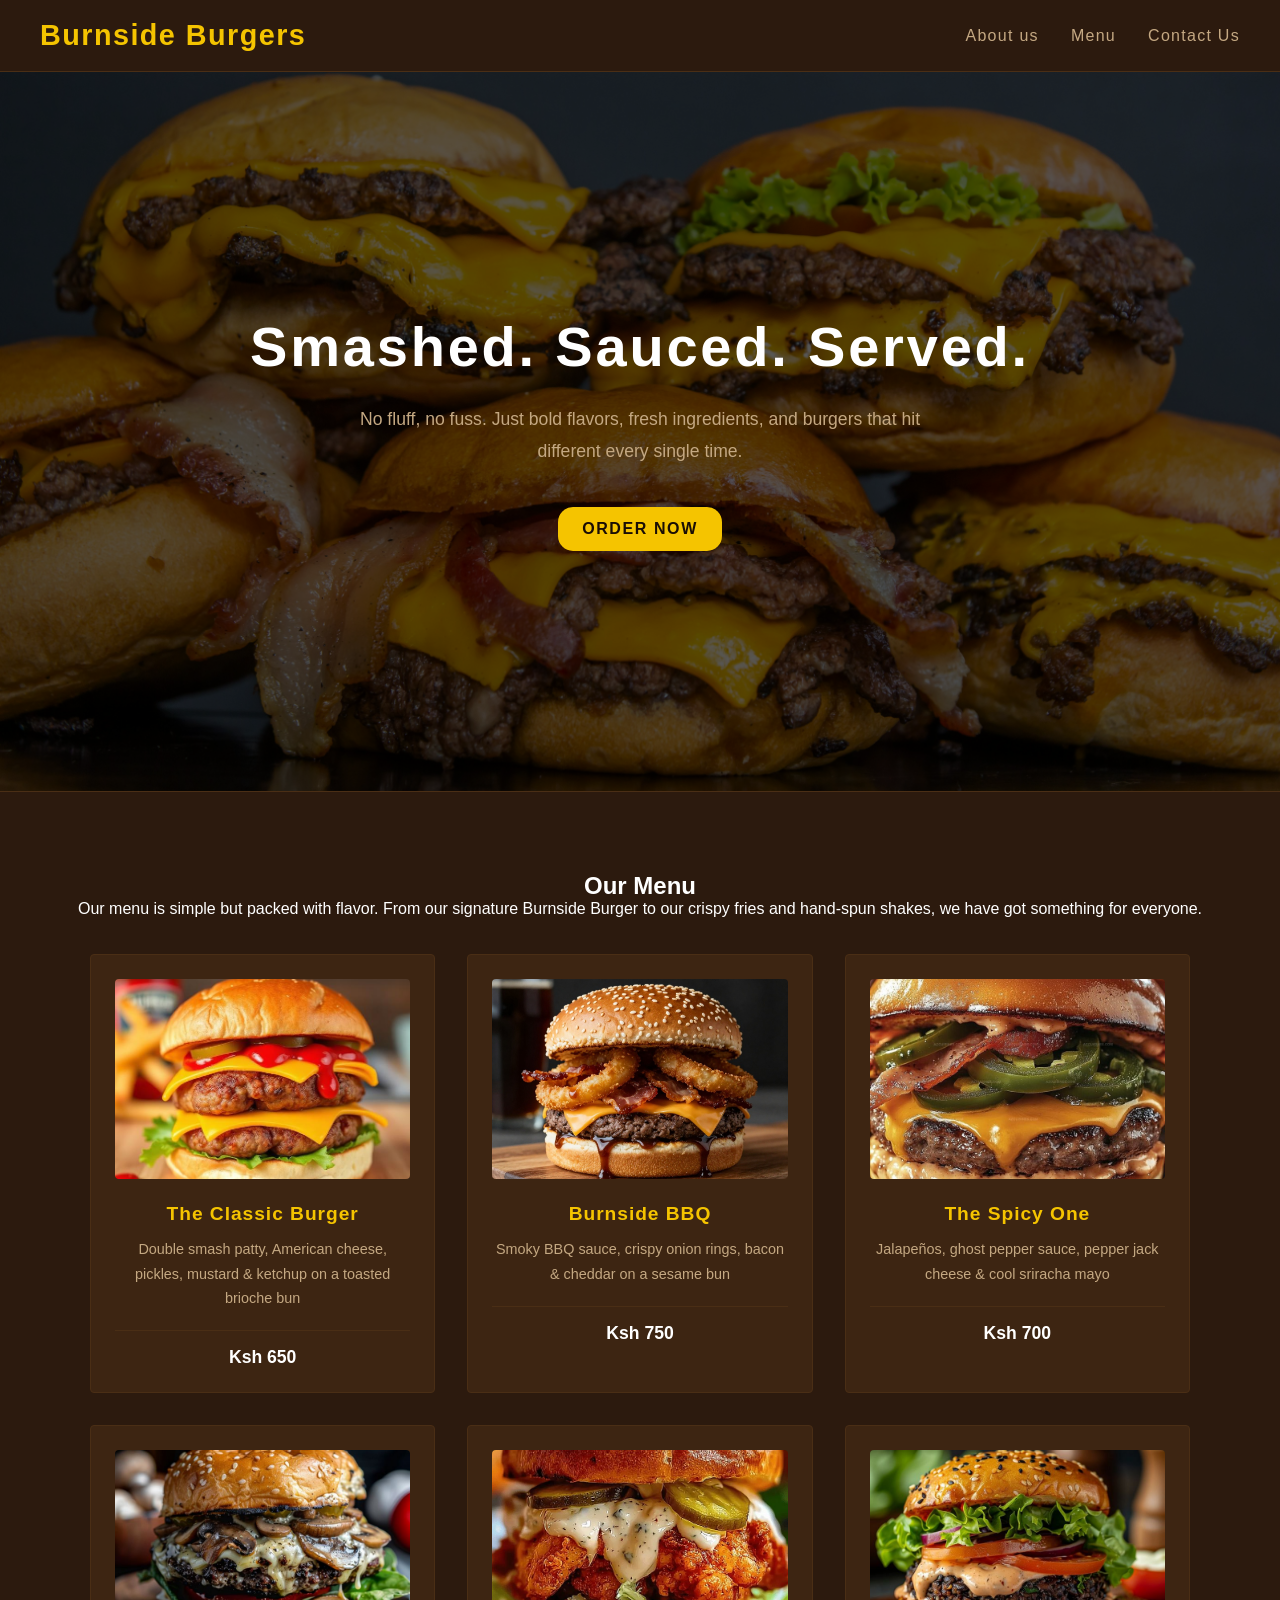
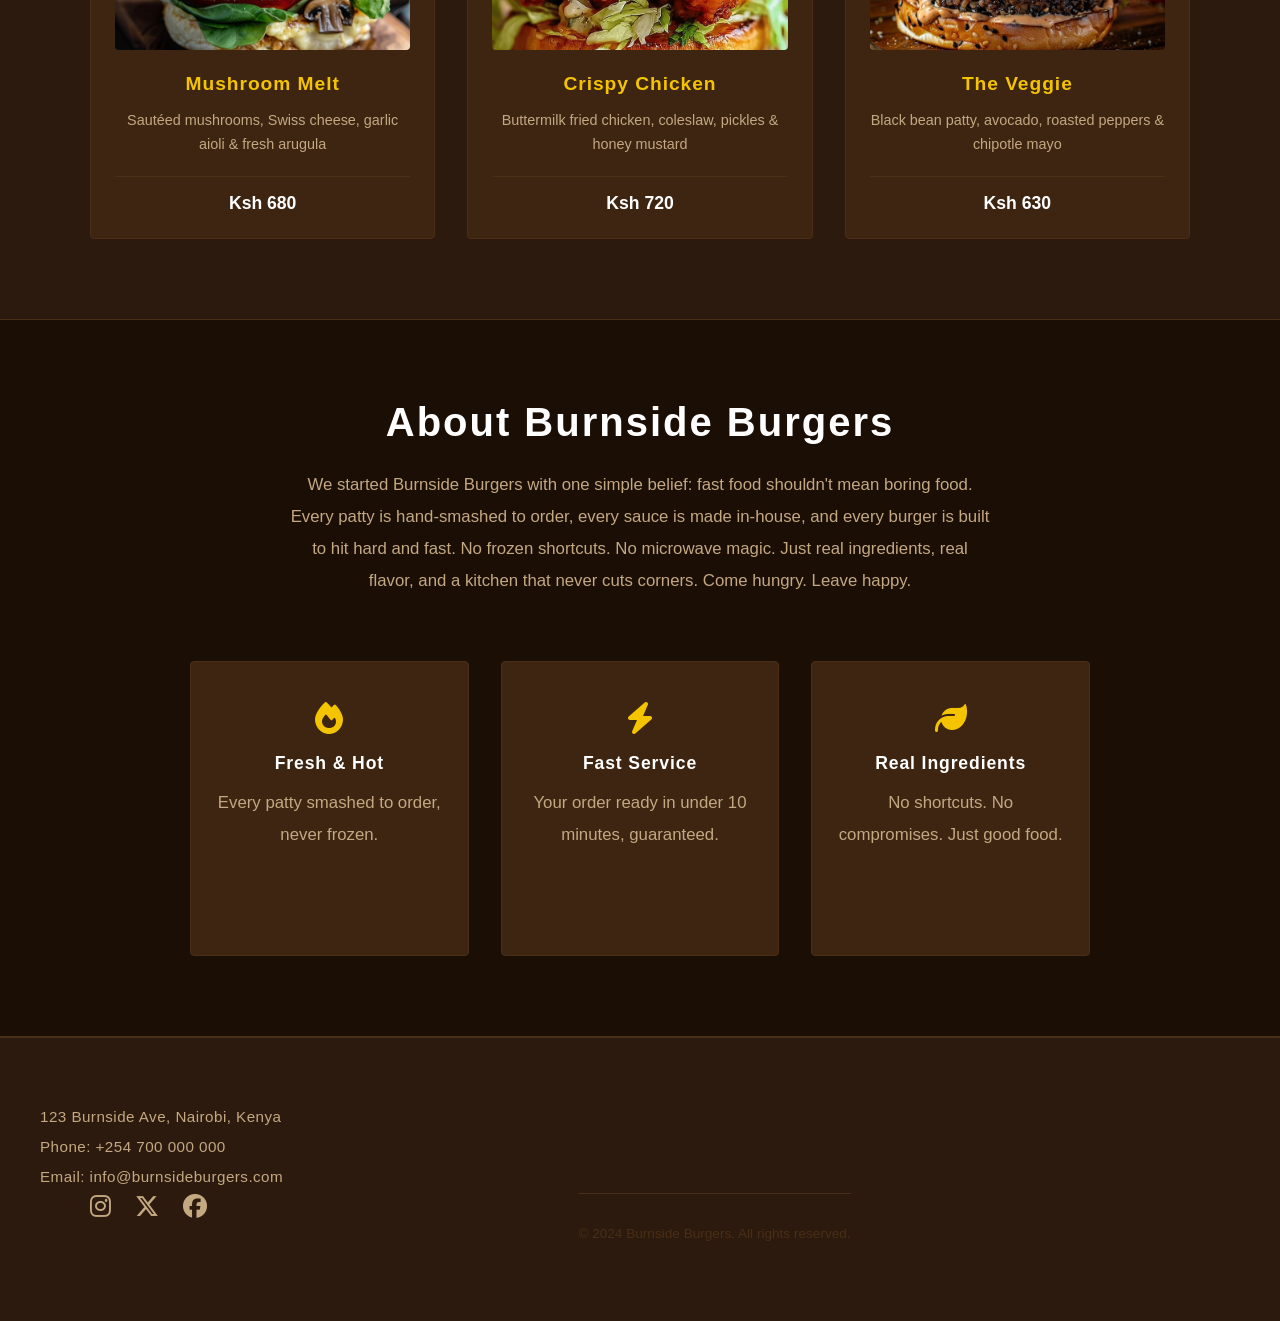
<file: index.html>
<!DOCTYPE html>
<html lang="en">
<head>
    <meta charset="UTF-8">
    <meta name="viewport" content="width=device-width, initial-scale=1.0">
    <title>Welcome to Burnside Burgers</title>
    <link rel="stylesheet" href="https://cdnjs.cloudflare.com/ajax/libs/font-awesome/6.5.0/css/all.min.css">
    <link rel="stylesheet" href="./CSS/style.css">
</head>
<body>
    <header id="header">
        <h1 id="logo">Burnside Burgers</h1>
        <nav>
            <ul>
                <li><a href="#about">About us</a></li>
                <li><a href="#menu">Menu</a></li>
                <li><a href="#contact">Contact Us</a></li>
            </ul>
        </nav>
    </header>

    <section id="hero-section">
        <h1>Smashed. Sauced. Served.</h1>
        <p>No fluff, no fuss. Just bold flavors, fresh ingredients, and burgers that hit different every single time.</p>
        <button id="order">Order Now</button>
    </section>

    <section id="menu">
        <h2>Our Menu</h2>
        <p>Our menu is simple but packed with flavor. From our signature Burnside Burger to our crispy fries and hand-spun shakes, we have got something for everyone.</p><br><br>
        <div class="menu-items">
            <div class="item">
                <img src="./images/classic-burger.jpeg" alt="Classic Burger">
                <h3>The Classic Burger</h3>
                <p>Double smash patty, American cheese, pickles, mustard & ketchup on a toasted brioche bun</p>
                <p>Ksh 650</p>
            </div>
            <div class="item">
                <img src="./images/smoky.jpg" alt="Burnside BBQ">
                <h3>Burnside BBQ</h3>
                <p>Smoky BBQ sauce, crispy onion rings, bacon & cheddar on a sesame bun</p>
                <p>Ksh 750</p>
            </div>
            <div class="item">
                <img src="./images/spicy.jpeg" alt="Spicy burger">
                <h3>The Spicy One</h3>
                <p>Jalapeños, ghost pepper sauce, pepper jack cheese & cool sriracha mayo</p>
                <p>Ksh 700</p>
            </div>
            <div class="item">
                <img src="./images/mushroom.jpeg" alt="Mushroom melt burger">
                <h3>Mushroom Melt</h3>
                <p>Sautéed mushrooms, Swiss cheese, garlic aioli & fresh arugula</p>
                <p>Ksh 680</p>
            </div>
            <div class="item">
                <img src="./images/crispy-chicken.jpeg" alt="Crispy chicken burger">
                <h3>Crispy Chicken</h3>
                <p>Buttermilk fried chicken, coleslaw, pickles & honey mustard</p>
                <p>Ksh 720</p>
            </div>
            <div class="item">
                <img src="./images/veggie.jpeg" alt="Veggie burger">
                <h3>The Veggie</h3>
                <p>Black bean patty, avocado, roasted peppers & chipotle mayo</p>
                <p>Ksh 630</p>
            </div>
        </div>
    </section>

    <section id="about">
        <h2>About Burnside Burgers</h2>
        <p>We started Burnside Burgers with one simple belief: fast food shouldn't mean boring food. Every patty is hand-smashed to order, every sauce is made in-house, and every burger is built to hit hard and fast.
        No frozen shortcuts. No microwave magic. Just real ingredients, real flavor, and a kitchen that never cuts corners.
        Come hungry. Leave happy.
        </p>
        <div class="about-highlights">
            <div class="highlight">
                <i class="fas fa-fire"></i>
                <h3>Fresh & Hot</h3>
                <p>Every patty smashed to order, never frozen.</p>
            </div>
            <div class="highlight">
                <i class="fas fa-bolt"></i>
                <h3>Fast Service</h3>
                <p>Your order ready in under 10 minutes, guaranteed.</p>
            </div>
            <div class="highlight">
                <i class="fas fa-leaf"></i>
                <h3>Real Ingredients</h3>
                <p>No shortcuts. No compromises. Just good food.</p>
            </div>
        </div>
    </section>

    <section id="footer">
        <div id="contact-info">
            <p>123 Burnside Ave, Nairobi, Kenya</p>
            <p>Phone: +254 700 000 000</p>
            <p>Email: info@burnsideburgers.com</p>
        </div>
        <footer>
            <div id="social-media">
                <a href="https://instagram.com/burnsideburgers" target="_blank">
                    <i class="fab fa-instagram"></i>
                </a>

                <a href="https://twitter.com/burnsideburgers" target="_blank">
                    <i class="fab fa-x-twitter"></i>
                </a>

                <a href="https://facebook.com/burnsideburgers" target="_blank">
                    <i class="fab fa-facebook"></i>
                </a>
            </div>
            <p>&copy; 2024 Burnside Burgers. All rights reserved.</p>
        </footer>
    </section>


    <script src="script.js"></script>
</body>
</html>
</file>
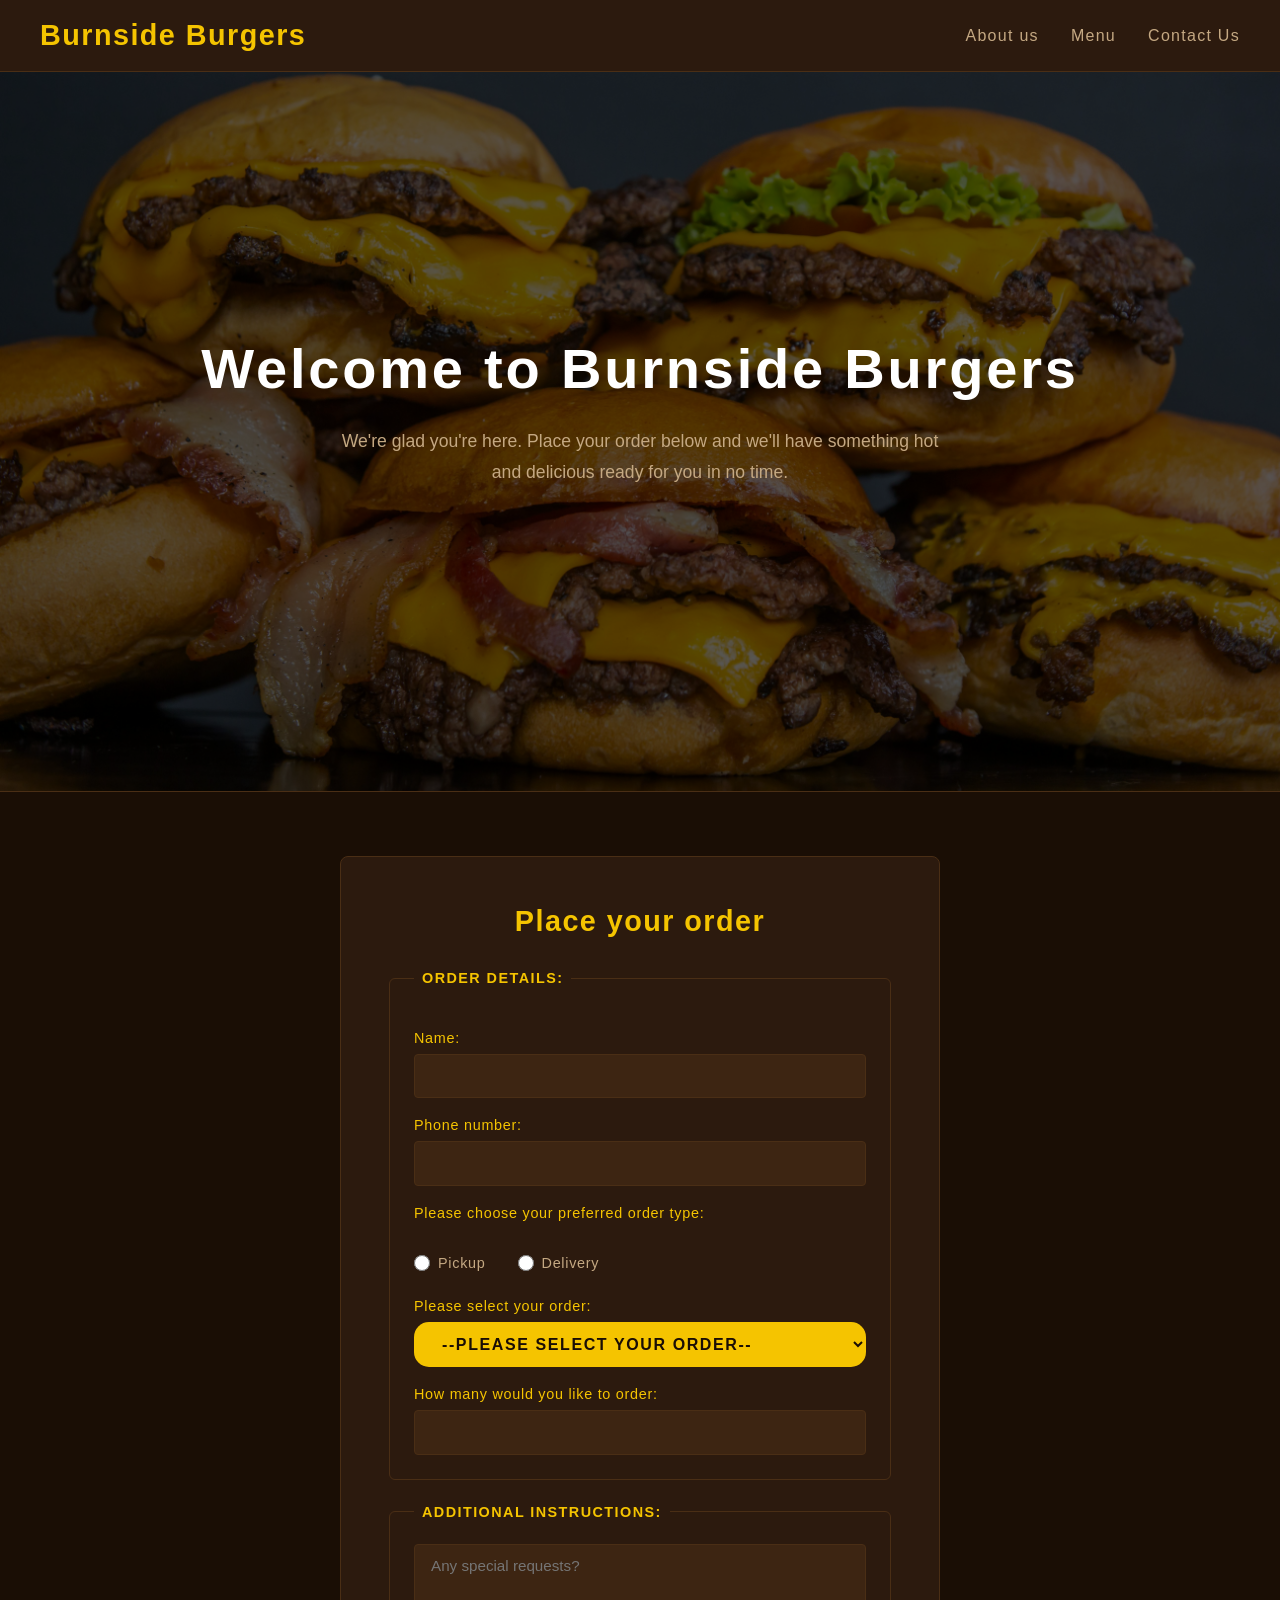
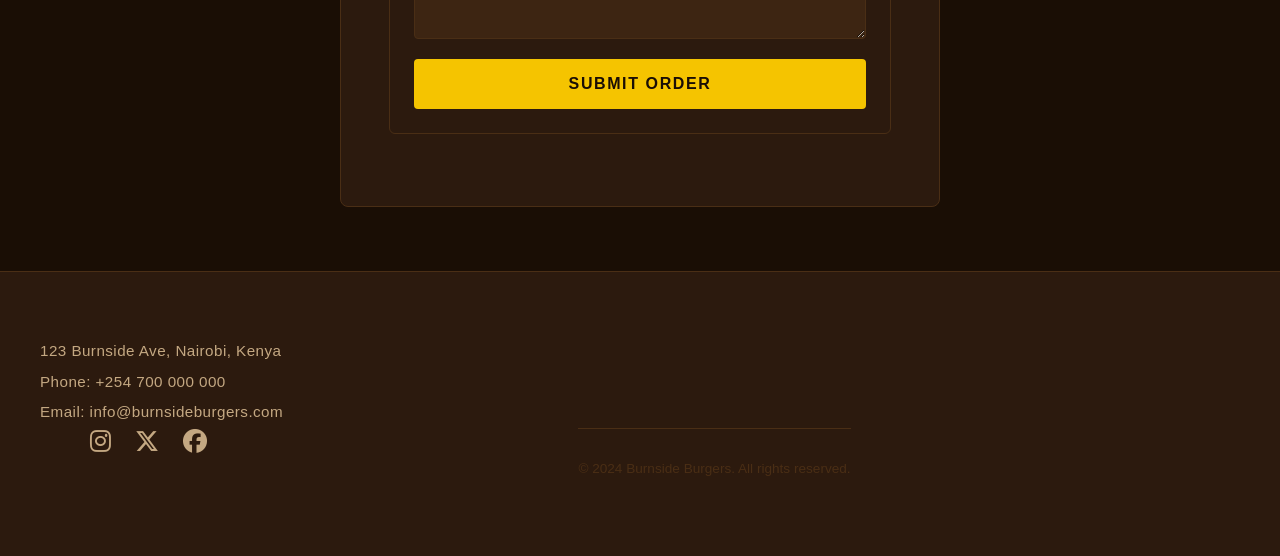
<file: order.html>
<!DOCTYPE html>
<html lang="en">
<head>
    <meta charset="UTF-8">
    <meta name="viewport" content="width=device-width, initial-scale=1.0">
    <title>Order Now | Burnside Burgers</title>
    <link rel="stylesheet" href="https://cdnjs.cloudflare.com/ajax/libs/font-awesome/6.5.0/css/all.min.css">
    <link rel="stylesheet" href="./CSS/order.css">
    <link rel="stylesheet" href="./CSS/style.css">
</head>
<body>
    <header id="header">
        <h1 id="logo">Burnside Burgers</h1>
        <nav>
            <ul>
                <li><a href="./index.html#about">About us</a></li>
                <li><a href="./index.html#menu">Menu</a></li>
                <li><a href="./index.html#contact">Contact Us</a></li>
            </ul>
        </nav>
    </header>

    <section id="hero-section">
        <h1>Welcome to Burnside Burgers</h1>
        <p>We're glad you're here. Place your order below and we'll have something hot and delicious ready for you in no time.</p>
    </section>

    <section id="order-section">
        <form>
            <h2>Place your order</h2>
            <fieldset>
                <legend>Order details:</legend>
                <label for="name">Name:</label>
                <input id="name" name="name" type="text" required><br>

                <label for="number">Phone number:</label>
                <input id="number" name="number" type="tel" required><br>

                <label>Please choose your preferred order type:</label><br>
                <div class="radio-group">
                    <label>
                        <input type="radio" name="orderType" value="pickup" required> Pickup
                    </label>
                    <label>
                        <input type="radio" name="orderType" value="delivery"> Delivery
                    </label>
                </div>
</div>

                <label for="order">Please select your order:</label>
                <select id="order" name="order" required>
                    <option value="">--Please select your order--</option>
                    <option value="The Classic Burger">The Classic Burger</option>
                    <option value="Burnside BBQ">Burnside BBQ</option>
                    <option value="The Spicy One">The Spicy One</option>
                    <option value="Mushroom Melt">Mushroom Melt</option>
                    <option value="Crispy Chicken">Crispy Chicken</option>
                    <option value="The Veggie">The Veggie</option>
                </select><br>

                <label for="quantity">How many would you like to order:</label>
                <input id="quantity" name="quantity" type="number" min="1" required><br>
            </fieldset>

            <fieldset>
                <legend>Additional instructions:</legend>
                <textarea id="instructions" name="instructions" rows="4" cols="50" placeholder="Any special requests?"></textarea><br>
                <button type="submit">Submit Order</button>
            </fieldset>
        </form>
    </section>

    <section id="footer">
        <div id="contact-info">
            <p>123 Burnside Ave, Nairobi, Kenya</p>
            <p>Phone: +254 700 000 000</p>
            <p>Email: info@burnsideburgers.com</p>
        </div>
        <footer>
            <div id="social-media">
                <a href="https://instagram.com/burnsideburgers" target="_blank">
                    <i class="fab fa-instagram"></i>
                </a>

                <a href="https://twitter.com/burnsideburgers" target="_blank">
                    <i class="fab fa-x-twitter"></i>
                </a>

                <a href="https://facebook.com/burnsideburgers" target="_blank">
                    <i class="fab fa-facebook"></i>
                </a>
            </div>
            <p>&copy; 2024 Burnside Burgers. All rights reserved.</p>
        </footer>
    </section>
    

    <script>
        const orderForm = document.querySelector('form');

        orderForm.addEventListener('submit', function(event) {          
            const customerName = document.getElementById('name').value;

            alert(`Thank you, ${customerName}! 🎉 Your order has been received. We'll have something hot and delicious ready for you in a few minutes!`);
        });
    </script>
</body>
</html>
</file>
<file: CSS/style.css>
:root {
    --bg:       #1a0e05;
    --section:  #2c1a0e;
    --card:     #3d2512;
    --gold:     #f5c400;
    --brown:    #c8752a;
    --white:    #ffffff;
    --muted:    #c4a882;
    --border:   #4a2e15;
}

* {
    margin: 0;
    padding: 0;
    box-sizing: border-box;
}

html {
    scroll-behavior: smooth;
}

body {
    background-color: var(--bg);
    color: var(--white);
    font-family: 'Arial', sans-serif;
}

#header {
    display: flex;
    justify-content: space-between;
    align-items: center;
    padding: 1.2rem 2.5rem;
    background-color: var(--section);
    position: sticky;
    top: 0;
    z-index: 100;
    border-bottom: 1px solid var(--border);
}

#header.scrolled {
    box-shadow: 0 4px 20px rgba(0, 0, 0, 0.5);
    background-color: var(--bg);
}

#logo {
    color: var(--gold);
    font-size: 1.8rem;
    letter-spacing: 0.05em;
}

nav ul {
    display: flex;
    gap: 2rem;
    list-style: none;
}

nav ul a {
    color: var(--muted);
    text-decoration: none;
    font-size: 1rem;
    letter-spacing: 0.08em;
    transition: color 0.3s;
}

nav ul a:hover {
    color: var(--gold);
}

#hero-section {
    min-height: 80vh;
    display: flex;
    flex-direction: column;
    justify-content: center;
    align-items: center;
    text-align: center;
    padding: 2rem;
    border-bottom: 1px solid var(--border);
    background-image: url('../images/hero-bg.jpg');
    background-size: cover;
    background-position: center;
    background-repeat: no-repeat;
    position: relative;
}

#hero-section::before {
    content: '';
    position: absolute;
    inset: 0;
    background-color: rgba(0, 0, 0, 0.65);
}

#hero-section h1,
#hero-section p {
    position: relative;
    z-index: 1;
}

#hero-section h1 {
    font-size: 3.5rem;
    color: var(--white);
    letter-spacing: 0.05em;
    margin-bottom: 1.5rem;
    line-height: 1.2;
}

#hero-section p {
    font-size: 1.1rem;
    color: var(--muted);
    max-width: 600px;
    line-height: 1.8;
    margin-bottom: 2.5rem;
}

#order {
    background-color: var(--gold);
    color: var(--bg);
    border: none;
    border-radius: 15px;
    padding: 0.8rem 1.5rem;
    font-size: 1rem;
    letter-spacing: 0.1em;
    text-transform: uppercase;
    cursor: pointer;
    font-weight: bold;
    transition: background-color 0.3s, transform 0.2s;
    position: relative;
    z-index: 1;
}

#order:hover {
    background-color: var(--brown);
    color: var(--white);
    transform: translateY(-3px);
}

#menu {
    padding: 5rem 2.5rem;
    background-color: var(--section);
    text-align: center;
    border-bottom: 1px solid var(--border);
}

.menu-items {
    display: grid;
    grid-template-columns: repeat(3, 1fr);
    gap: 2rem;
    max-width: 1100px;
    margin: 0 auto;
}

.item img {
    width: 100%;
    height: 200px;
    object-fit: cover;
    border-radius: 4px;
    margin-bottom: 1.2rem;
}

.item {
    background-color: var(--card);
    border: 1px solid var(--border);
    padding: 1.5rem;
    border-radius: 4px;
    transition: transform 0.3s, border-color 0.3s;
}

.item:hover {
    transform: translateY(-5px);
    border-color: var(--gold);
}

.item h3 {
    color: var(--gold);
    font-size: 1.2rem;
    margin-bottom: 0.8rem;
    letter-spacing: 0.05em;
}

.item p:first-of-type {
    color: var(--muted);
    font-size: 0.9rem;
    line-height: 1.7;
    margin-bottom: 1.2rem;
}

.item p:last-of-type {
    color: var(--white);
    font-size: 1.1rem;
    font-weight: bold;
    border-top: 1px solid var(--border);
    padding-top: 1rem;
}

#about {
    padding: 5rem 2.5rem;
    background-color: var(--bg);
    text-align: center;
    border-bottom: 1px solid var(--border);
}

#about h2 {
    color: var(--white);
    font-size: 2.5rem;
    letter-spacing: 0.05em;
    margin-bottom: 1.5rem;
}

#about p {
    color: var(--muted);
    font-size: 1.05rem;
    line-height: 1.9;
    max-width: 700px;
    margin: 0 auto 4rem;
}

.about-highlights {
    display: grid;
    grid-template-columns: repeat(3, 1fr);
    gap: 2rem;
    max-width: 900px;
    margin: 0 auto;
}

.highlight {
    background-color: var(--card);
    border: 1px solid var(--border);
    padding: 2.5rem 1.5rem;
    border-radius: 4px;
    transition: border-color 0.3s, transform 0.3s;
}

.highlight:hover {
    border-color: var(--gold);
    transform: translateY(-5px);
}

.highlight i {
    font-size: 2rem;
    color: var(--gold);
    margin-bottom: 1.2rem;
    display: block;
}

.highlight h3 {
    color: var(--white);
    font-size: 1.1rem;
    letter-spacing: 0.05em;
    margin-bottom: 0.8rem;
}

.highlight p {
    color: var(--muted);
    font-size: 0.9rem;
    line-height: 1.7;
}

#footer {
    background-color: var(--section);
    padding: 4rem 2.5rem 2rem;
    border-top: 1px solid var(--border);
}

footer {
    display: flex;
    justify-content: space-between;
    align-items: flex-start;
    max-width: 1100px;
    margin: 0 auto 3rem;
    flex-wrap: wrap;
    gap: 2rem;
}

#contact-info p {
    color: var(--muted);
    font-size: 0.95rem;
    line-height: 2;
    letter-spacing: 0.03em;
}

#social-media {
    display: flex;
    gap: 1.5rem;
    align-items: center;
}

#social-media a {
    color: var(--muted);
    font-size: 1.5rem;
    transition: color 0.3s, transform 0.3s;
    display: block;
}

#social-media a:hover {
    color: var(--gold);
    transform: translateY(-3px);
}

footer p {
    text-align: center;
    color: var(--border);
    font-size: 0.85rem;
    padding-top: 2rem;
    border-top: 1px solid var(--border);
    max-width: 1100px;
    margin: 0 auto;
}
</file>
<file: CSS/order.css>
/* HERO SECTION */
#hero-section {
    background-color: var(--bg);
    text-align: center;
    padding: 6rem 2rem 3rem;        
    border-bottom: 1px solid var(--border);
}

#hero-section h1 {
    font-size: 2.5rem;               
    color: var(--white);
    margin-bottom: 1rem;
}

#hero-section p {
    color: var(--muted);
    font-size: 1rem;
    max-width: 500px;
    margin: 0 auto;
    line-height: 1.8;
}

/* ORDER SECTION */
#order-section {
    background-color: var(--bg);     
    padding: 4rem 2rem;
    display: flex;                   
    justify-content: center;         
    align-items: flex-start;         
}

/* FORM CARD */
form {
    background-color: var(--section); 
    border: 1px solid var(--border);  
    border-radius: 8px;               
    padding: 3rem;                    
    width: 100%;                    
    max-width: 600px; 
}              

/* FORM HEADING */
form h2 {
    color: var(--gold);              
    font-size: 1.8rem;
    margin-bottom: 2rem;
    text-align: center;
    letter-spacing: 0.05em;
}

/* FIELDSET */
fieldset {
    border: 1px solid var(--border); /* subtle border */
    border-radius: 6px;
    padding: 1.5rem;
    margin-bottom: 1.5rem;
}

/* LEGEND */
legend {
    color: var(--gold);             
    font-size: 0.9rem;
    font-weight: bold;
    letter-spacing: 0.1em;
    text-transform: uppercase;
    padding: 0 0.5rem;             
}

/* LABELS */
label {
    display: block;                 
    color: var(--gold);             
    font-size: 0.9rem;
    letter-spacing: 0.05em;
    margin-bottom: 0.5rem;
    margin-top: 1.2rem;             
}

/* TEXT INPUTS */
input[type="text"],
input[type="tel"],
input[type="number"] {
    width: 100%;                     
    background-color: var(--card);   
    border: 1px solid var(--border); 
    border-radius: 4px;
    padding: 0.8rem 1rem;            
    color: var(--white);            
    font-size: 0.95rem;
    outline: none;                   
    transition: border-color 0.3s;   
}

/* INPUT FOCUS */
input[type="text"]:focus,
input[type="tel"]:focus,
input[type="number"]:focus {
    border-color: var(--gold);       /* border glows gold on focus */
}

/* SELECT DROPDOWN */
select {
    width: 100%;
    background-color: var(--card);   
    border: 1px solid var(--border);
    border-radius: 4px;
    padding: 0.8rem 1rem;
    color: var(--white);
    font-size: 0.95rem;
    outline: none;
    cursor: pointer;
    transition: border-color 0.3s;
}

select:focus {
    border-color: var(--gold);       
}

/* RADIO BUTTONS */
.radio-group {
    display: flex;
    gap: 2rem;                       
    margin-top: 0.5rem;
}

.radio-group label {
    display: flex;                  
    align-items: center;
    gap: 0.5rem;                     
    color: var(--muted);             
    margin-top: 0;                   
    cursor: pointer;
}

input[type="radio"] {
    accent-color: var(--gold);       
    width: 1rem;
    height: 1rem;
    cursor: pointer;
}

/* TEXTAREA */
textarea {
    width: 100%;
    background-color: var(--card);
    border: 1px solid var(--border);
    border-radius: 4px;
    padding: 0.8rem 1rem;
    color: var(--white);
    font-size: 0.95rem;
    outline: none;
    resize: vertical;               
    transition: border-color 0.3s;
    font-family: 'Arial', sans-serif; 
}

textarea:focus {
    border-color: var(--gold);    
}  

/* SUBMIT BUTTON */
button[type="submit"] {
    width: 100%;                     
    background-color: var(--gold);  
    color: var(--bg);                
    border: none;
    border-radius: 4px;
    padding: 1rem;
    font-size: 1rem;
    font-weight: bold;
    letter-spacing: 0.1em;
    text-transform: uppercase;
    cursor: pointer;
    margin-top: 1rem;
    transition: background-color 0.3s, transform 0.2s;
}

button[type="submit"]:hover {
    background-color: var(--brown);  
    color: var(--white);             
    transform: translateY(-2px);     
}
</file>
